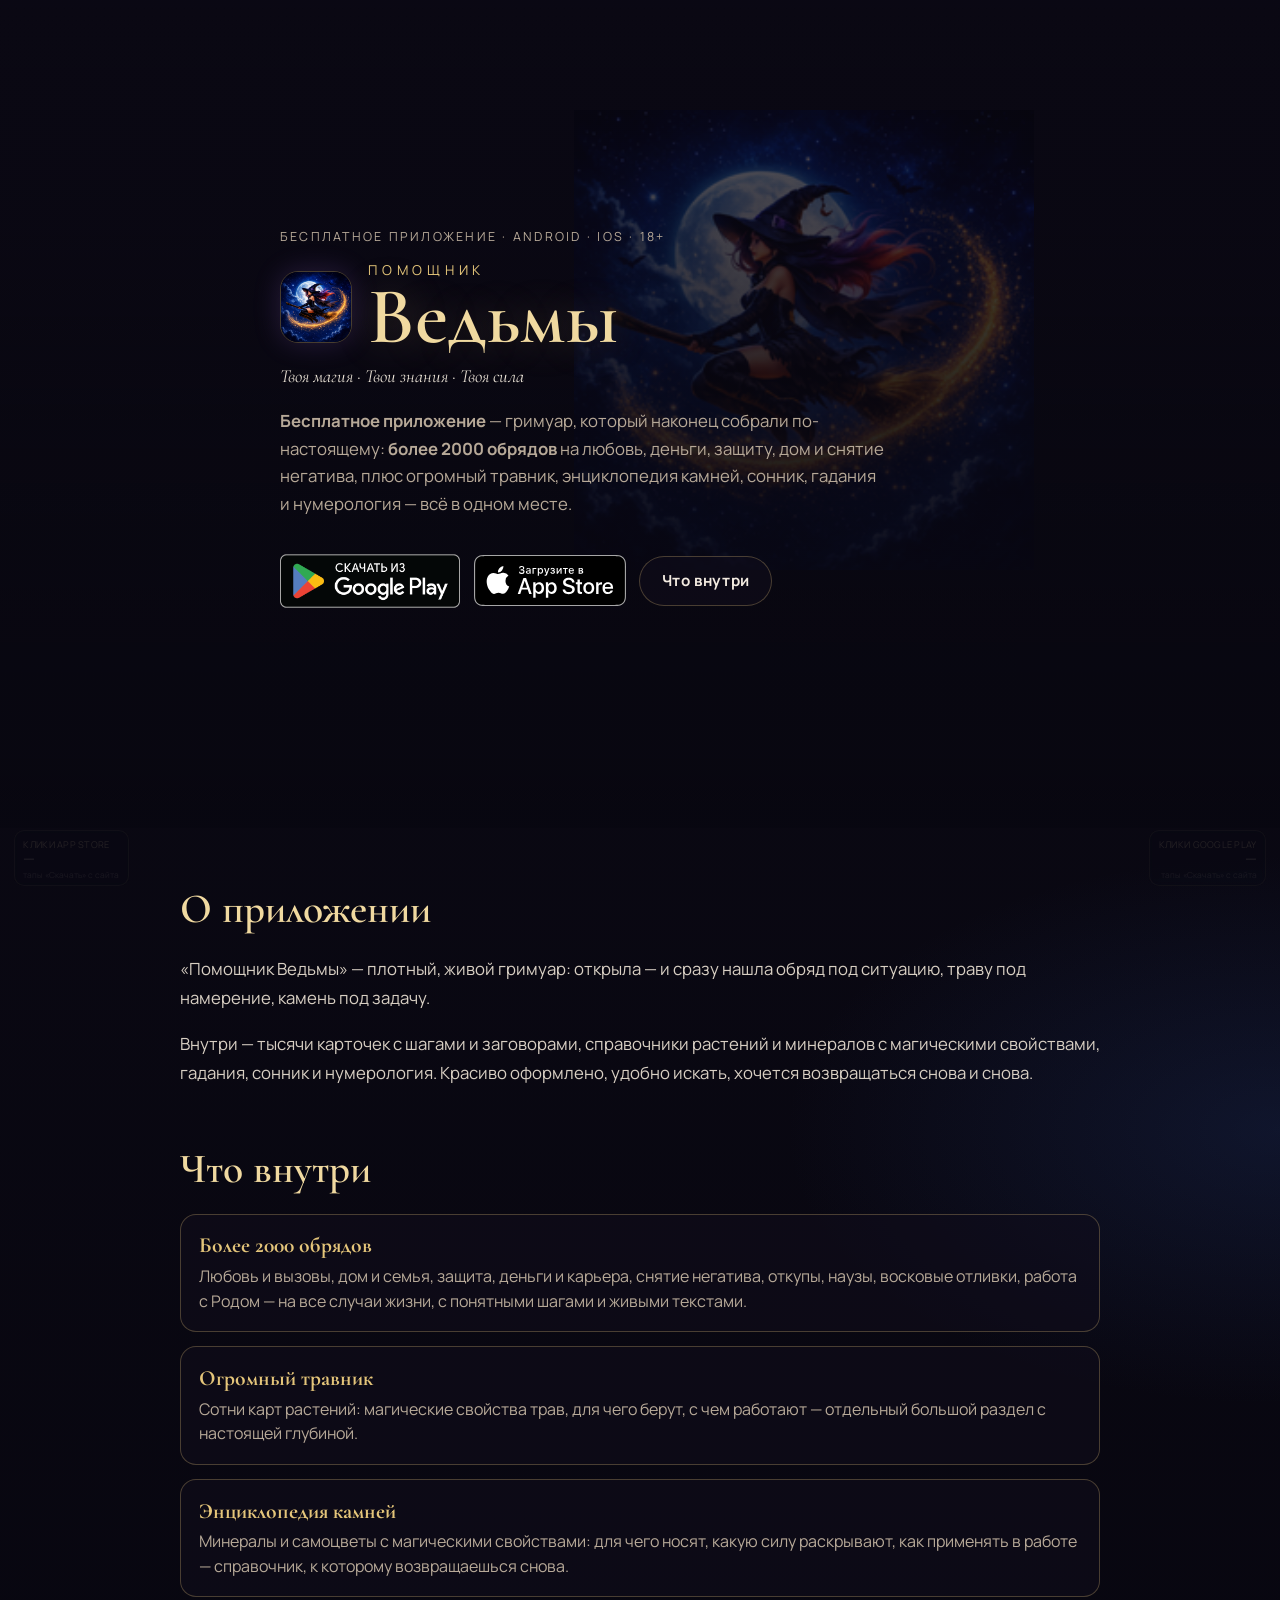
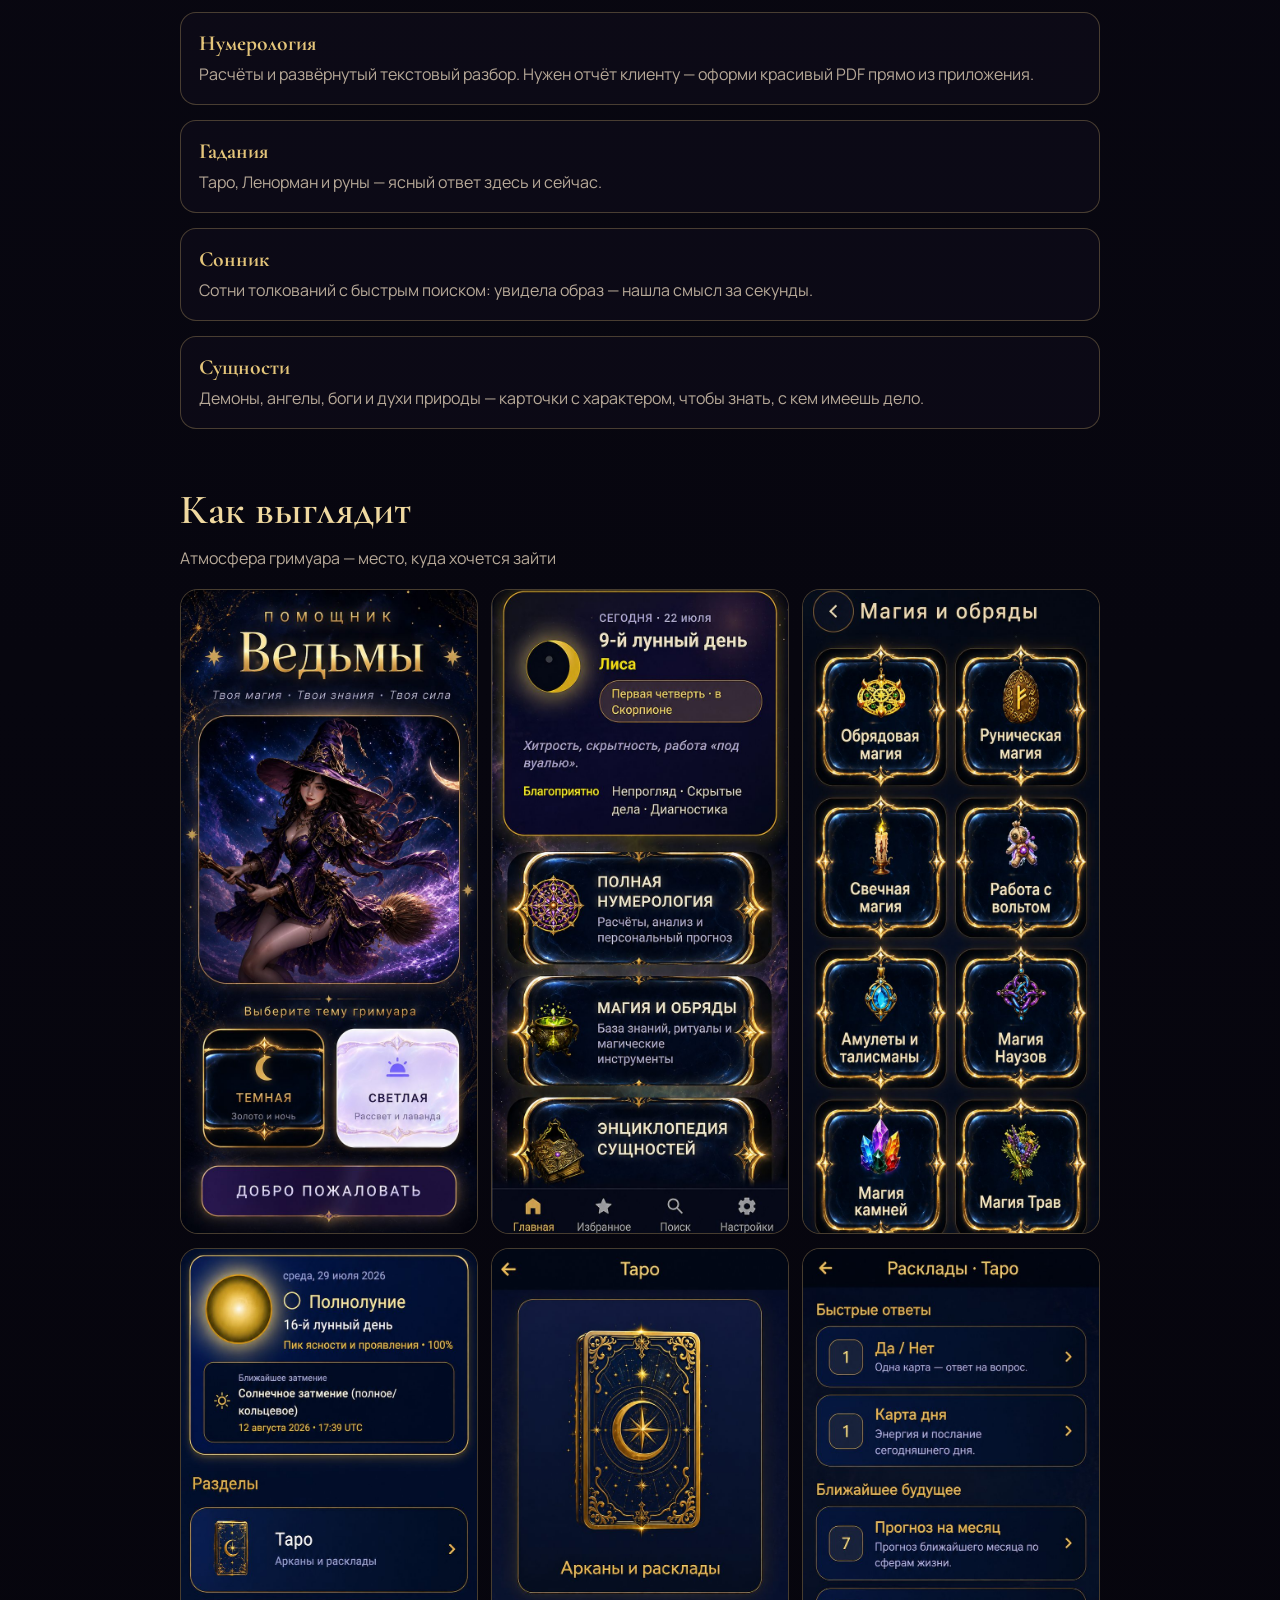
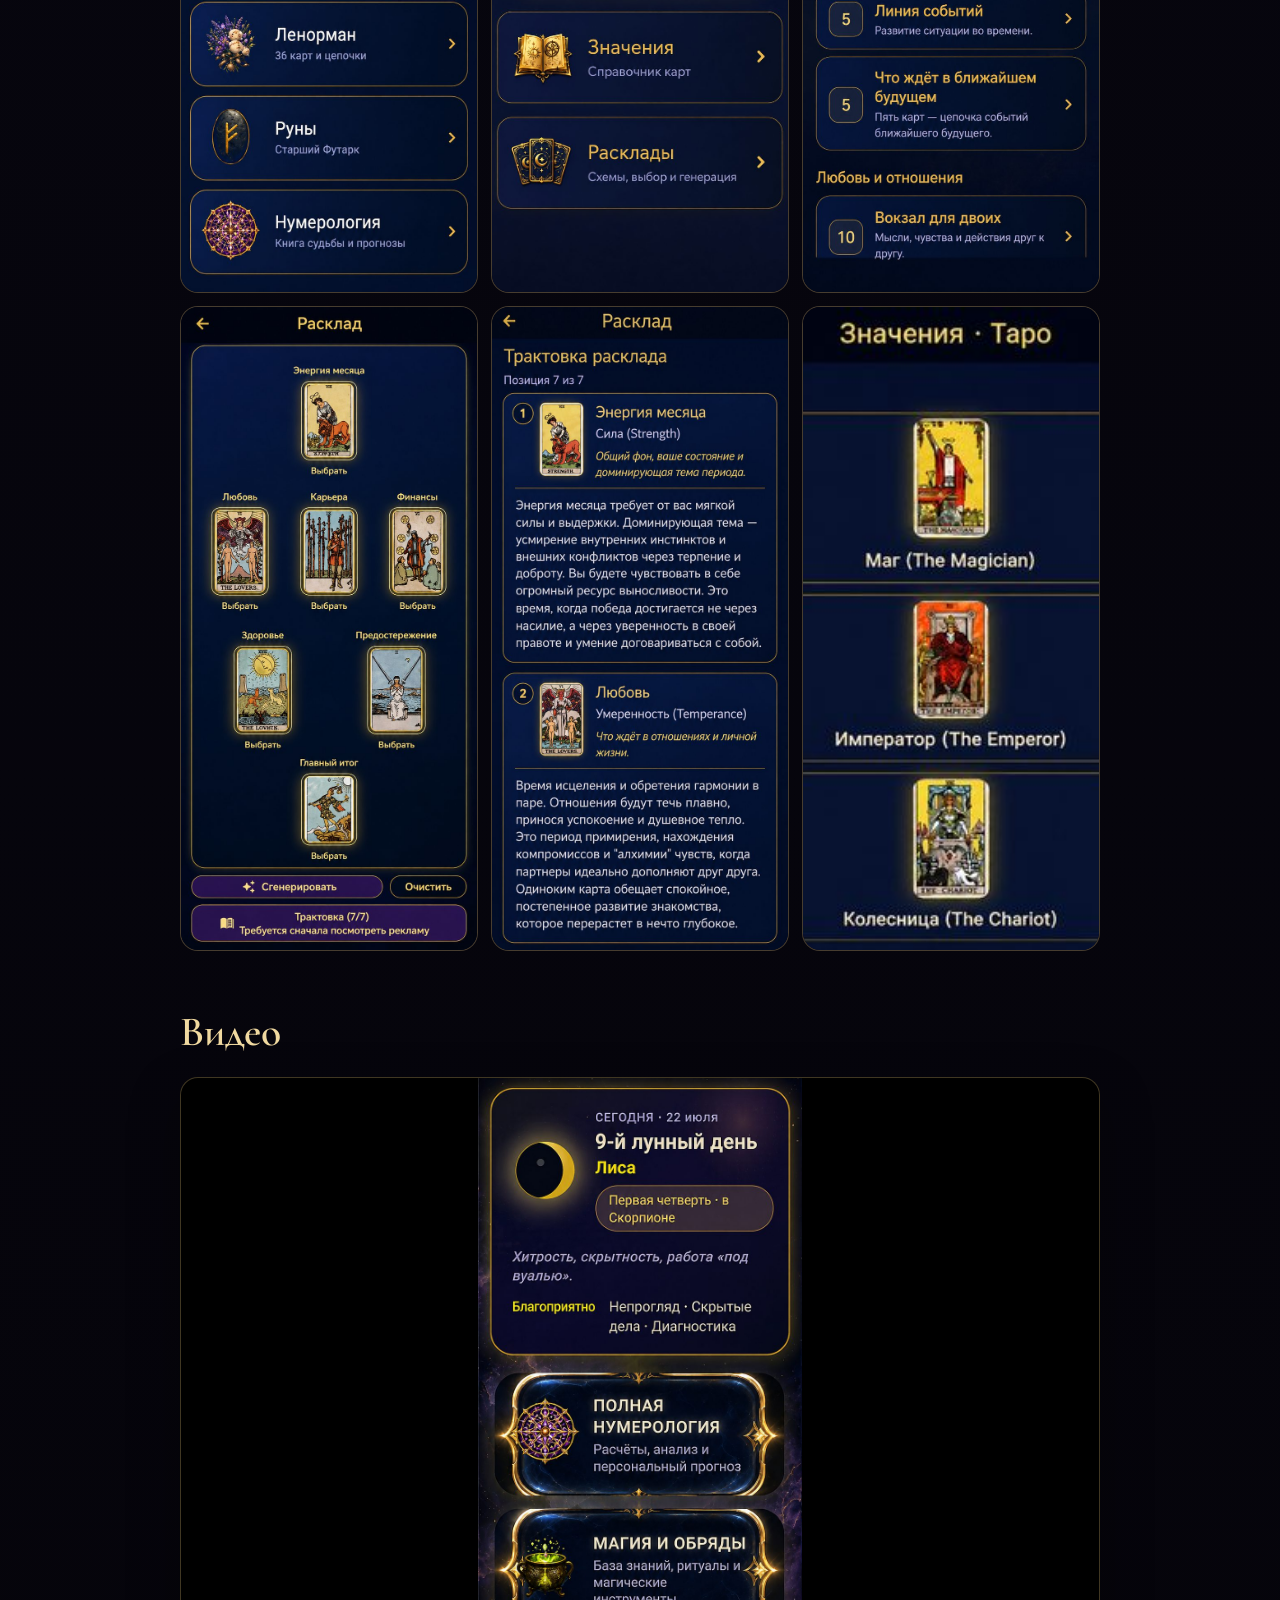
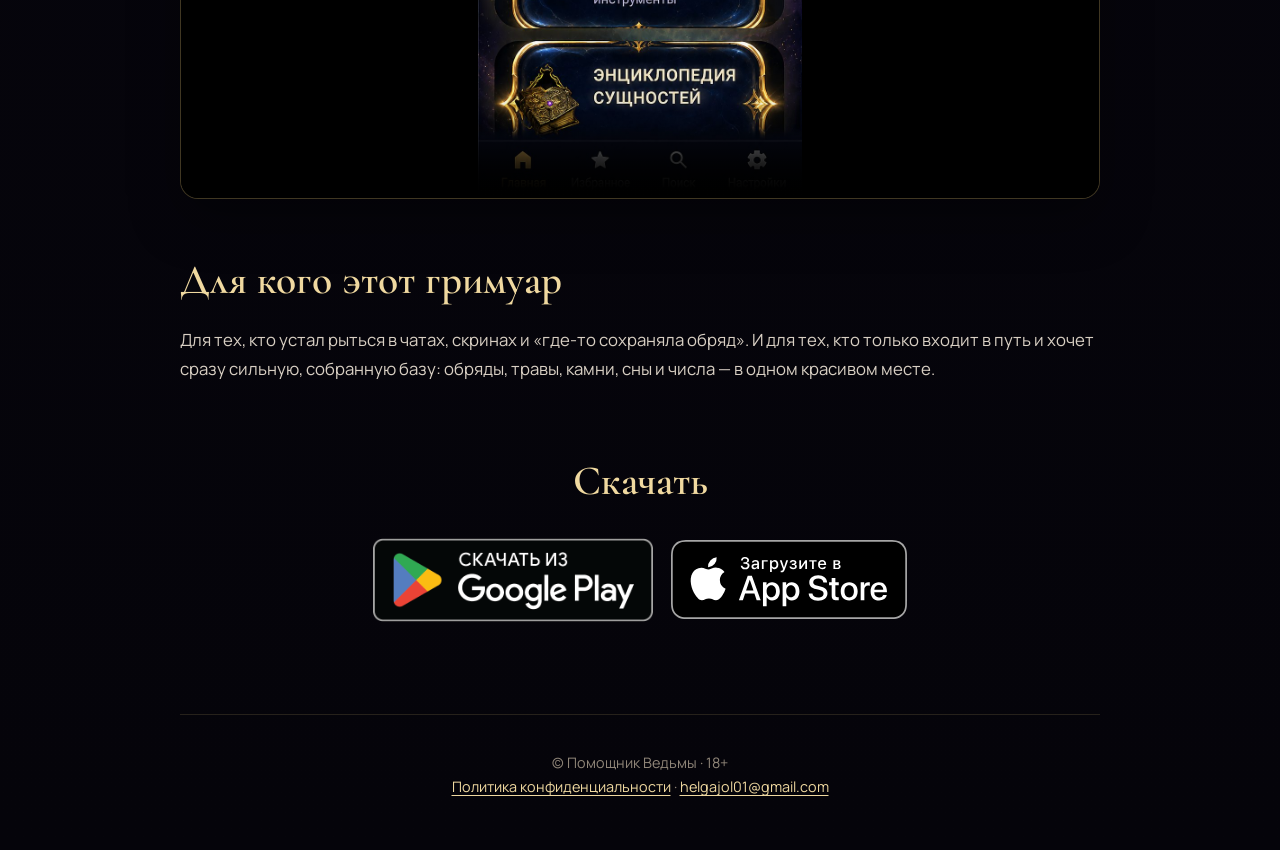
<file: index.html>
<!DOCTYPE html>
<html lang="ru">
<head>
  <meta charset="UTF-8" />
  <meta name="viewport" content="width=device-width, initial-scale=1" />
  <title>Помощник Ведьмы — более 2000 обрядов, травник, камни, сонник</title>
  <meta name="description" content="Бесплатное приложение «Помощник Ведьмы»: более 2000 обрядов, огромный травник, энциклопедия камней, нумерология, гадания и сонник. Google Play · 18+." />
  <meta property="og:title" content="Помощник Ведьмы" />
  <meta property="og:description" content="Бесплатное приложение: более 2000 обрядов, травник, энциклопедия камней, сонник и гадания." />
  <meta property="og:image" content="assets/icon.png" />
  <meta property="og:type" content="website" />
  <link rel="icon" type="image/png" href="assets/icon.png" />
  <link rel="preconnect" href="https://fonts.googleapis.com" />
  <link rel="preconnect" href="https://fonts.gstatic.com" crossorigin />
  <link href="https://fonts.googleapis.com/css2?family=Cormorant+Garamond:ital,wght@0,500;0,600;0,700;1,500&family=Manrope:wght@400;500;600;700&display=swap" rel="stylesheet" />
  <link rel="stylesheet" href="styles.css" />
</head>
<body>
  <header class="hero">
    <div class="hero__veil"></div>
    <div class="hero__inner">
      <p class="eyebrow">Бесплатное приложение · Android · iOS · 18+</p>
      <div class="brand">
        <img class="brand__icon" src="assets/icon.png" width="88" height="88" alt="Иконка приложения Помощник Ведьмы" />
        <div>
          <p class="brand__small">ПОМОЩНИК</p>
          <h1>Ведьмы</h1>
        </div>
      </div>
      <p class="tagline">Твоя магия · Твои знания · Твоя сила</p>
      <p class="lead">
        <strong>Бесплатное приложение</strong> — гримуар, который наконец собрали
        по-настоящему: <strong>более 2000&nbsp;обрядов</strong> на любовь, деньги,
        защиту, дом и снятие негатива, плюс огромный травник, энциклопедия камней,
        сонник, гадания и нумерология — всё в одном месте.
      </p>
      <div class="cta-row cta-row--stores">
        <a
          class="btn-store js-play-hit"
          href="https://play.google.com/store/apps/details?id=ru.witchhelper.app"
          rel="noopener noreferrer"
        >
          <img
            class="btn-store__badge btn-store__badge--play"
            src="assets/google-play-badge.png"
            alt="Доступно в Google Play"
            width="180"
            height="70"
          />
        </a>
        <a
          class="btn-store js-appstore-hit"
          href="https://apps.apple.com/ru/app/witch-helper/id6828506257"
          rel="noopener noreferrer"
        >
          <img
            class="btn-store__badge btn-store__badge--apple"
            src="assets/app-store-badge.svg"
            alt="Загрузите в App Store"
            width="168"
            height="56"
          />
        </a>
        <a class="btn btn--ghost" href="#about">Что внутри</a>
      </div>
    </div>
  </header>

  <main>
    <section id="about" class="section">
      <h2>О приложении</h2>
      <div class="prose">
        <p>
          «Помощник Ведьмы» — плотный, живой гримуар: открыла — и сразу нашла
          обряд под ситуацию, траву под намерение, камень под задачу.
        </p>
        <p>
          Внутри — тысячи карточек с шагами и заговорами, справочники растений
          и минералов с магическими свойствами, гадания, сонник и нумерология.
          Красиво оформлено, удобно искать, хочется возвращаться снова и снова.
        </p>
      </div>
    </section>

    <section class="section section--tight">
      <h2>Что внутри</h2>
      <ul class="features">
        <li>
          <strong>Более 2000 обрядов</strong>
          <span>Любовь и вызовы, дом и семья, защита, деньги и карьера, снятие негатива, откупы, наузы, восковые отливки, работа с Родом — на все случаи жизни, с понятными шагами и живыми текстами.</span>
        </li>
        <li>
          <strong>Огромный травник</strong>
          <span>Сотни карт растений: магические свойства трав, для чего берут, с чем работают — отдельный большой раздел с настоящей глубиной.</span>
        </li>
        <li>
          <strong>Энциклопедия камней</strong>
          <span>Минералы и самоцветы с магическими свойствами: для чего носят, какую силу раскрывают, как применять в работе — справочник, к которому возвращаешься снова.</span>
        </li>
        <li>
          <strong>Нумерология</strong>
          <span>Расчёты и развёрнутый текстовый разбор. Нужен отчёт клиенту — оформи красивый PDF прямо из приложения.</span>
        </li>
        <li>
          <strong>Гадания</strong>
          <span>Таро, Ленорман и руны — ясный ответ здесь и сейчас.</span>
        </li>
        <li>
          <strong>Сонник</strong>
          <span>Сотни толкований с быстрым поиском: увидела образ — нашла смысл за секунды.</span>
        </li>
        <li>
          <strong>Сущности</strong>
          <span>Демоны, ангелы, боги и духи природы — карточки с характером, чтобы знать, с кем имеешь дело.</span>
        </li>
      </ul>
    </section>

    <section class="section">
      <h2>Как выглядит</h2>
      <p class="section__hint">Атмосфера гримуара — место, куда хочется зайти</p>
      <div class="shots" aria-label="Скриншоты">
        <img src="assets/screen_1.jpg" alt="Экран выбора темы гримуара" loading="lazy" />
        <img src="assets/screen_2.jpg" alt="Главное меню приложения" loading="lazy" />
        <img src="assets/screen_3.jpg" alt="Раздел нумерологии" loading="lazy" />
        <img src="assets/screen_4.jpg" alt="Раздел магии и обрядов" loading="lazy" />
        <img src="assets/screen_5.jpg" alt="Гадания" loading="lazy" />
        <img src="assets/screen_6.jpg" alt="Сонник" loading="lazy" />
        <img src="assets/screen_7.jpg" alt="Раздел сущностей" loading="lazy" />
        <img src="assets/screen_8.jpg" alt="Карточка обряда" loading="lazy" />
        <img src="assets/screen_9.jpg" alt="Дополнительный экран приложения" loading="lazy" />
      </div>
    </section>

    <section class="section">
      <h2>Видео</h2>
      <div class="video-wrap">
        <video controls playsinline preload="metadata" poster="assets/screen_2.jpg">
          <source src="assets/promo.mp4" type="video/mp4" />
          Ваш браузер не воспроизводит видео.
        </video>
      </div>
    </section>

    <section class="section">
      <h2>Для кого этот гримуар</h2>
      <div class="prose">
        <p>
          Для тех, кто устал рыться в чатах, скринах и «где-то сохраняла обряд».
          И для тех, кто только входит в путь и хочет сразу сильную, собранную
          базу: обряды, травы, камни, сны и числа — в одном красивом месте.
        </p>
      </div>
    </section>

    <section id="download" class="section download">
      <h2>Скачать</h2>
      <div class="download__stores">
        <a
          id="play-store-link"
          class="btn-store btn-store--lg js-play-hit"
          href="https://play.google.com/store/apps/details?id=ru.witchhelper.app"
          rel="noopener noreferrer"
        >
          <img
            class="btn-store__badge btn-store__badge--play"
            src="assets/google-play-badge.png"
            alt="Доступно в Google Play"
            width="280"
            height="109"
          />
        </a>
        <a
          id="app-store-link"
          class="btn-store btn-store--lg js-appstore-hit"
          href="https://apps.apple.com/ru/app/witch-helper/id6828506257"
          rel="noopener noreferrer"
        >
          <img
            class="btn-store__badge btn-store__badge--apple"
            src="assets/app-store-badge.svg"
            alt="Загрузите в App Store"
            width="250"
            height="83"
          />
        </a>
      </div>
    </section>
  </main>

  <footer class="footer">
    <p>© Помощник Ведьмы · 18+</p>
    <p>
      <a href="https://docs.google.com/document/d/1NkcJ-3PF3eeLgOqQGhGeEhOhobeM3yq1e_YCZ3eQYtI/edit?usp=sharing" target="_blank" rel="noopener noreferrer">Политика конфиденциальности</a>
      ·
      <a href="mailto:helgajol01@gmail.com">helgajol01@gmail.com</a>
    </p>
  </footer>

  <aside id="appstore-stats-badge" class="store-stats store-stats--left" aria-live="polite">
    <span class="store-stats__label">Клики App Store</span>
    <strong class="store-stats__value" id="appstore-stats-value">…</strong>
    <span class="store-stats__hint">тапы «Скачать» с сайта</span>
  </aside>

  <aside id="play-stats-badge" class="store-stats store-stats--right" aria-live="polite">
    <span class="store-stats__label">Клики Google Play</span>
    <strong class="store-stats__value" id="play-stats-value">…</strong>
    <span class="store-stats__hint">тапы «Скачать» с сайта</span>
  </aside>

  <script src="play-click-counter.js?v=20261107-2" defer></script>
</body>
</html>
</file>
<file: styles.css>
:root {
  --bg: #07060f;
  --bg-2: #120e1c;
  --ink: #f3ebe0;
  --muted: #b7a998;
  --gold: #e4c57a;
  --gold-2: #f0d9a0;
  --line: rgba(228, 197, 122, 0.28);
  --glow: rgba(180, 120, 255, 0.18);
  --font-display: "Cormorant Garamond", Georgia, serif;
  --font-body: "Manrope", system-ui, sans-serif;
}

*,
*::before,
*::after {
  box-sizing: border-box;
}

html {
  scroll-behavior: smooth;
}

body {
  margin: 0;
  color: var(--ink);
  font-family: var(--font-body);
  background:
    radial-gradient(1200px 700px at 50% -10%, rgba(92, 48, 140, 0.35), transparent 60%),
    radial-gradient(900px 500px at 100% 20%, rgba(40, 70, 140, 0.22), transparent 55%),
    linear-gradient(180deg, #0b0914 0%, var(--bg) 40%, #05040a 100%);
  min-height: 100vh;
}

img,
video {
  max-width: 100%;
  display: block;
}

a {
  color: var(--gold-2);
  text-decoration-thickness: 1px;
  text-underline-offset: 0.2em;
}

.hero {
  position: relative;
  min-height: 92vh;
  display: grid;
  place-items: end stretch;
  padding: 2.5rem 1.25rem 3rem;
  overflow: hidden;
}

.hero__veil {
  position: absolute;
  inset: 0;
  background:
    linear-gradient(180deg, rgba(7, 6, 15, 0.15) 0%, rgba(7, 6, 15, 0.72) 55%, rgba(7, 6, 15, 0.96) 100%),
    url("assets/icon.png") center 18% / min(72vw, 420px) no-repeat;
  opacity: 0.55;
  filter: saturate(1.05);
  pointer-events: none;
}

.hero__inner {
  position: relative;
  z-index: 1;
  width: min(720px, 100%);
  margin: 0 auto;
}

.eyebrow {
  margin: 0 0 1rem;
  font-size: 0.78rem;
  letter-spacing: 0.18em;
  text-transform: uppercase;
  color: var(--muted);
}

.brand {
  display: flex;
  align-items: center;
  gap: 1rem;
  margin-bottom: 0.75rem;
}

.brand__icon {
  width: 72px;
  height: 72px;
  border-radius: 18px;
  border: 1px solid var(--line);
  box-shadow: 0 0 28px var(--glow);
}

.brand__small {
  margin: 0;
  font-size: 0.85rem;
  letter-spacing: 0.35em;
  color: var(--gold);
}

.brand h1 {
  margin: 0.1rem 0 0;
  font-family: var(--font-display);
  font-weight: 600;
  font-size: clamp(3rem, 12vw, 5rem);
  line-height: 0.9;
  color: var(--gold-2);
  text-shadow: 0 0 40px rgba(228, 197, 122, 0.25);
}

.tagline {
  margin: 0 0 1.25rem;
  font-family: var(--font-display);
  font-style: italic;
  font-size: 1.15rem;
  color: #e8e0d4;
}

.lead {
  margin: 0 0 1.75rem;
  max-width: 38rem;
  font-size: 1.05rem;
  line-height: 1.65;
  color: var(--muted);
}

.cta-row {
  display: flex;
  flex-wrap: wrap;
  gap: 0.75rem;
  align-items: center;
}

.cta-row--stores {
  gap: 0.55rem 0.85rem;
}

.btn {
  display: inline-flex;
  align-items: center;
  justify-content: center;
  min-height: 48px;
  padding: 0.85rem 1.35rem;
  border-radius: 999px;
  border: 1px solid var(--line);
  font-weight: 700;
  font-size: 0.95rem;
  letter-spacing: 0.04em;
  text-decoration: none;
  transition: transform 0.15s ease, background 0.15s ease, box-shadow 0.15s ease;
}

.btn:hover {
  transform: translateY(-1px);
}

.btn--ghost {
  color: var(--ink);
  background: rgba(18, 14, 28, 0.55);
}

.btn--lg {
  min-height: 56px;
  padding-inline: 1.8rem;
  font-size: 1.05rem;
}

/* Official store badges */
.btn-store {
  display: inline-flex;
  align-items: center;
  line-height: 0;
  text-decoration: none;
  transition: transform 0.15s ease, opacity 0.15s ease, filter 0.15s ease;
}

.btn-store:hover {
  transform: translateY(-1px);
  opacity: 0.92;
  filter: brightness(1.06);
}

.btn-store__badge {
  display: block;
  height: auto;
}

.btn-store__badge--play {
  width: 180px;
}

.btn-store__badge--apple {
  width: 152px;
}

.btn-store--lg .btn-store__badge--play {
  width: min(280px, 78vw);
}

.btn-store--lg .btn-store__badge--apple {
  width: min(236px, 68vw);
}

.download h2 {
  margin-bottom: 1.5rem;
}

.download__stores {
  display: flex;
  flex-wrap: wrap;
  justify-content: center;
  align-items: center;
  gap: 0.75rem 1.1rem;
}

.section {
  width: min(920px, calc(100% - 2.5rem));
  margin: 0 auto;
  padding: 3.5rem 0 0;
}

.section--tight {
  padding-top: 2.5rem;
}

.section h2 {
  margin: 0 0 1.25rem;
  font-family: var(--font-display);
  font-weight: 600;
  font-size: clamp(1.9rem, 5vw, 2.6rem);
  color: var(--gold-2);
}

.section__hint {
  margin: -0.5rem 0 1.25rem;
  color: var(--muted);
}

.prose p {
  margin: 0 0 1rem;
  line-height: 1.75;
  color: #d8cfc3;
  font-size: 1.05rem;
}

.features {
  list-style: none;
  margin: 0;
  padding: 0;
  display: grid;
  gap: 0.9rem;
}

.features li {
  padding: 1.1rem 1.15rem;
  border: 1px solid var(--line);
  border-radius: 16px;
  background: rgba(18, 14, 28, 0.55);
}

.features strong {
  display: block;
  margin-bottom: 0.35rem;
  font-family: var(--font-display);
  font-size: 1.35rem;
  color: var(--gold);
}

.features span {
  color: var(--muted);
  line-height: 1.55;
}

.shots {
  display: grid;
  grid-template-columns: repeat(auto-fill, minmax(150px, 1fr));
  gap: 0.85rem;
}

.shots img {
  width: 100%;
  border-radius: 18px;
  border: 1px solid var(--line);
  background: #0a0812;
  aspect-ratio: 9 / 19.5;
  object-fit: cover;
}

.video-wrap {
  border-radius: 18px;
  overflow: hidden;
  border: 1px solid var(--line);
  background: #000;
  box-shadow: 0 20px 50px rgba(0, 0, 0, 0.35);
}

.video-wrap video {
  width: 100%;
  max-height: 80vh;
  margin: 0 auto;
}

.download {
  text-align: center;
  padding-bottom: 2rem;
}

.download__text {
  margin: 0 auto 1.5rem;
  max-width: 34rem;
  color: var(--muted);
  line-height: 1.65;
}

.download__text code {
  color: var(--gold-2);
  font-size: 0.92em;
}

.footer {
  width: min(920px, calc(100% - 2.5rem));
  margin: 3rem auto 0;
  padding: 2rem 0 3rem;
  border-top: 1px solid rgba(228, 197, 122, 0.15);
  color: #8f8578;
  font-size: 0.9rem;
  text-align: center;
}

.footer p {
  margin: 0.35rem 0;
}

@media (min-width: 760px) {
  .hero {
    place-items: center;
    padding-top: 4rem;
  }

  .hero__veil {
    background-position: 70% 30%;
    background-size: min(38vw, 460px);
    opacity: 0.42;
  }

  .shots {
    grid-template-columns: repeat(3, 1fr);
  }
}

/* Полупрозрачные счётчики кликов Play / App Store */
.store-stats {
  position: fixed;
  bottom: 0.85rem;
  z-index: 40;
  display: flex;
  flex-direction: column;
  gap: 0.05rem;
  min-width: 5.5rem;
  padding: 0.4rem 0.55rem 0.35rem;
  border-radius: 10px;
  border: 1px solid rgba(228, 197, 122, 0.14);
  background: rgba(10, 18, 36, 0.28);
  color: rgba(228, 197, 122, 0.45);
  font-family: var(--font-body);
  pointer-events: none;
  user-select: none;
  opacity: 0.28;
  backdrop-filter: blur(2px);
}

.store-stats--right {
  right: 0.85rem;
  align-items: flex-end;
}

.store-stats--left {
  left: 0.85rem;
  align-items: flex-start;
}

.store-stats[hidden] {
  display: none !important;
}

.store-stats__label {
  font-size: 0.58rem;
  letter-spacing: 0.03em;
  text-transform: uppercase;
  color: rgba(240, 217, 160, 0.42);
}

.store-stats__value {
  font-size: 0.95rem;
  font-weight: 600;
  line-height: 1.1;
  color: rgba(240, 217, 160, 0.5);
  font-variant-numeric: tabular-nums;
}

.store-stats__hint {
  font-size: 0.52rem;
  color: rgba(183, 169, 152, 0.35);
}

.store-stats--error .store-stats__value {
  color: rgba(196, 179, 154, 0.4);
}

@media (max-width: 480px) {
  .store-stats {
    bottom: 0.5rem;
    min-width: 4.8rem;
    padding: 0.32rem 0.45rem;
    opacity: 0.22;
  }

  .store-stats--right {
    right: 0.5rem;
  }

  .store-stats--left {
    left: 0.5rem;
  }

  .store-stats__value {
    font-size: 0.85rem;
  }
}
</file>
